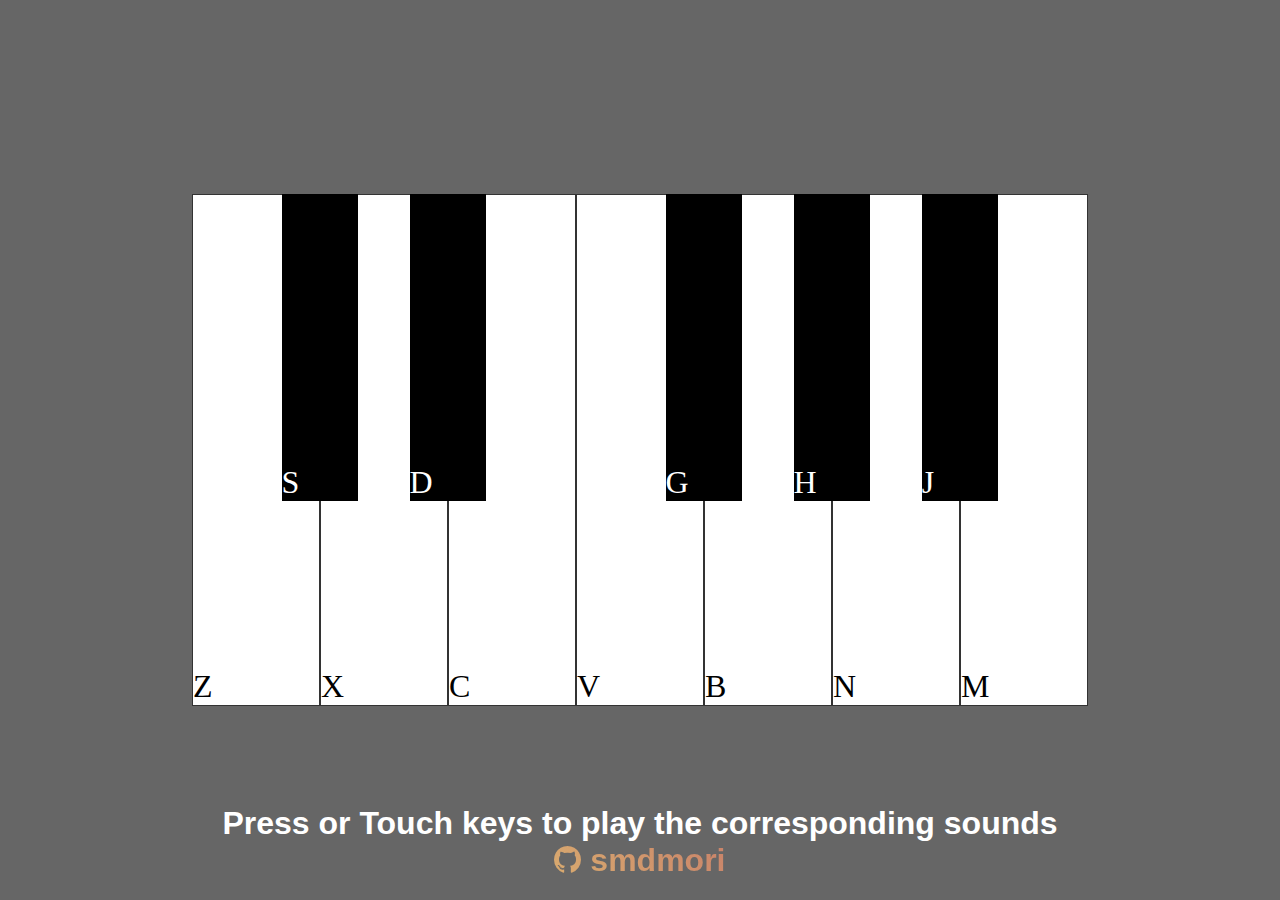
<file: index.html>
<!DOCTYPE html>
<html lang="en">
  <head>
    <meta charset="UTF-8" />
    <meta http-equiv="X-UA-Compatible" content="IE=edge" />
    <meta name="viewport" content="width=device-width, initial-scale=1.0" />
    <link rel="stylesheet" href="https://maxcdn.bootstrapcdn.com/font-awesome/4.4.0/css/font-awesome.min.css">
    <link rel="stylesheet" href="style.css" />
    <script src="app.js"></script>
    <title>Piano MIDI</title>
  </head>
  <body>
    <h1>Press or Touch keys to play the corresponding sounds
      <a class="link" href="https://github.com/smdmori"><i class="fa fa-github"></i> smdmori</a>
    </h1>
    
    <div class="piano">
     <div data-note="C" data-key-code="KeyZ" class="key white"><span class="keyboard-key"></span></div>
     <div data-note="Db" data-key-code="KeyS" class="key black"><span class="keyboard-key"></span></div>
     <div data-note="D" data-key-code="KeyX" class="key white"><span class="keyboard-key"></span></div>
     <div data-note="Eb" data-key-code="KeyD" class="key black"><span class="keyboard-key"></span></div>
     <div data-note="E" data-key-code="KeyC" class="key white"><span class="keyboard-key"></span></div>
     <div data-note="F" data-key-code="KeyV" class="key white"><span class="keyboard-key"></span></div>
     <div data-note="Gb" data-key-code="KeyG" class="key black"><span class="keyboard-key"></span></div>
     <div data-note="G" data-key-code="KeyB" class="key white"><span class="keyboard-key"></span></div>
     <div data-note="Ab" data-key-code="KeyH" class="key black"><span class="keyboard-key"></span></div>
     <div data-note="A" data-key-code="KeyN" class="key white"><span class="keyboard-key"></span></div>
     <div data-note="Bb" data-key-code="KeyJ" class="key black"><span class="keyboard-key"></span></div>
     <div data-note="B" data-key-code="KeyM" class="key white"><span class="keyboard-key"></span></div>
    </div>
  </body>
</html>
</file>
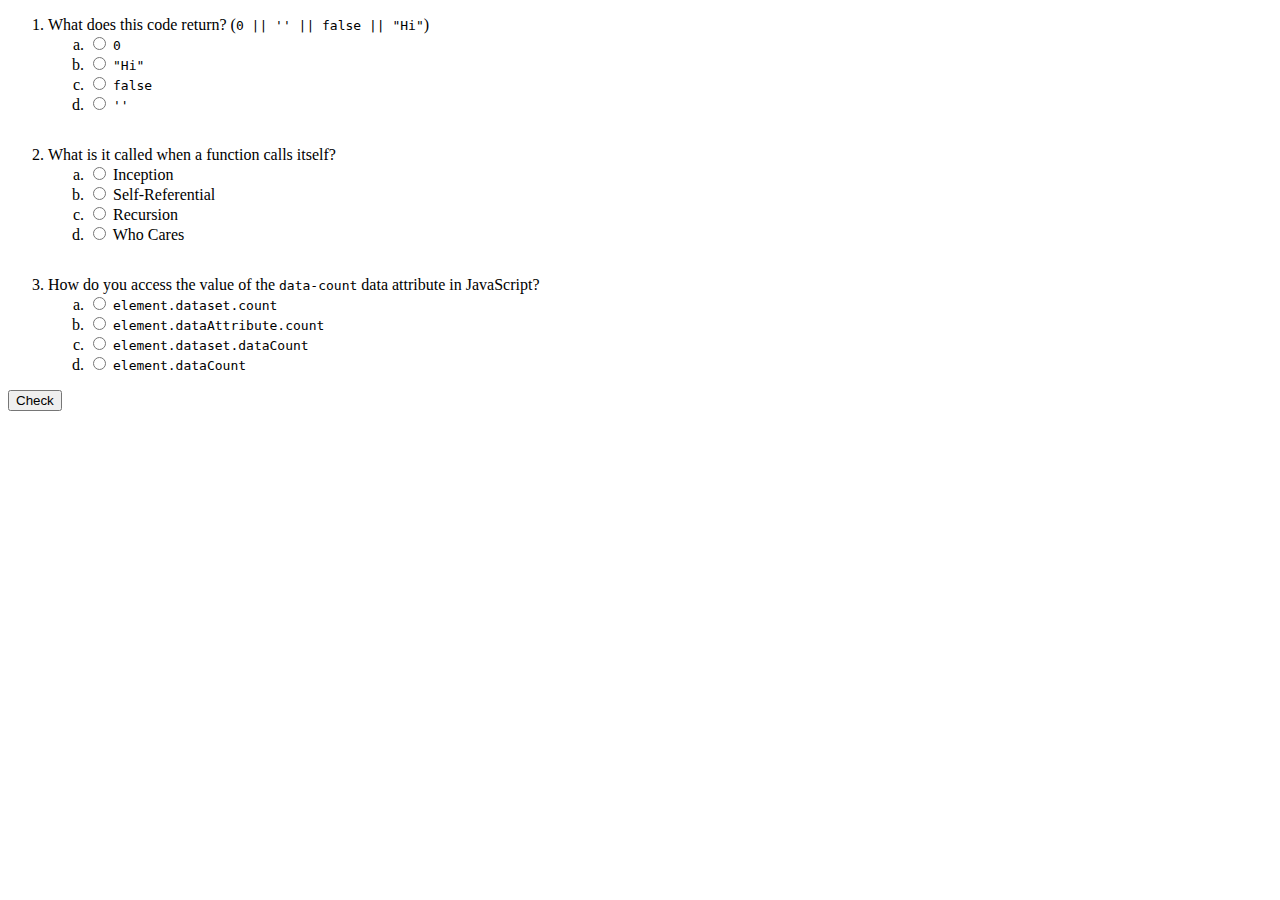
<file: 54-55-quiz/index.html>
<!DOCTYPE html>
<html lang="en">
<head>
  <title>Quiz</title>
  <link rel="stylesheet" href="styles.css">
  <!-- TODO: 1. Link the script tag -->
  <script src="script.js" defer></script>
</head>
<body>
  <div id="alert">
    <div class="alert-title">Congratulations!!</div>
    You got them all right!
  </div>
  <form id="quiz-form">
    <ol>
      <li class="question-item">
        <div>What does this code return? (<code>0 || '' || false || "Hi"</code>)</div>
        <div>
          <ol>
            <li class="answer-item">
              <label>
                <input class="answer" type="radio" name="answer-1" value="false">
                <code>0</code>
              </label>
            </li>
            <li class="answer-item">
              <label>
                <input class="answer" type="radio" name="answer-1" value="true">
                <code>"Hi"</code>
              </label>
            </li>
            <li class="answer-item">
              <label>
                <input class="answer" type="radio" name="answer-1" value="false">
                <code>false</code>
              </label>
            </li>
            <li class="answer-item">
              <label>
                <input class="answer" type="radio" name="answer-1" value="false">
                <code>''</code>
              </label>
            </li>
          </ol>
        </div>
      </li>
      <li class="question-item">
        <div>What is it called when a function calls itself?</div>
        <div>
          <ol>
            <li class="answer-item">
              <label>
                <input class="answer" type="radio" name="answer-2" value="false">
                Inception
              </label>
            </li>
            <li class="answer-item">
              <label>
                <input class="answer" type="radio" name="answer-2" value="false">
                Self-Referential
              </label>
            </li>
            <li class="answer-item">
              <label>
                <input class="answer" type="radio" name="answer-2" value="true">
                Recursion
              </label>
            </li>
            <li class="answer-item">
              <label>
                <input class="answer" type="radio" name="answer-2" value="false">
                Who Cares
              </label>
            </li>
          </ol>
        </div>
      </li>
      <li class="question-item">
        <div>How do you access the value of the <code>data-count</code> data attribute in JavaScript?</div>
        <div>
          <ol>
            <li class="answer-item">
              <label>
                <input class="answer" type="radio" name="answer-3" value="true">
                <code>element.dataset.count</code>
              </label>
            </li>
            <li class="answer-item">
              <label>
                <input class="answer" type="radio" name="answer-3" value="false">
                <code>element.dataAttribute.count</code>
              </label>
            </li>
            <li class="answer-item">
              <label>
                <input class="answer" type="radio" name="answer-3" value="false">
                <code>element.dataset.dataCount</code>
              </label>
            </li>
            <li class="answer-item">
              <label>
                <input class="answer" type="radio" name="answer-3" value="false">
                <code>element.dataCount</code>
              </label>
            </li>
          </ol>
        </div>
      </li>
    </ol>
    <button type="submit">Check</button>
  </form>
</body>
</html>
</file>
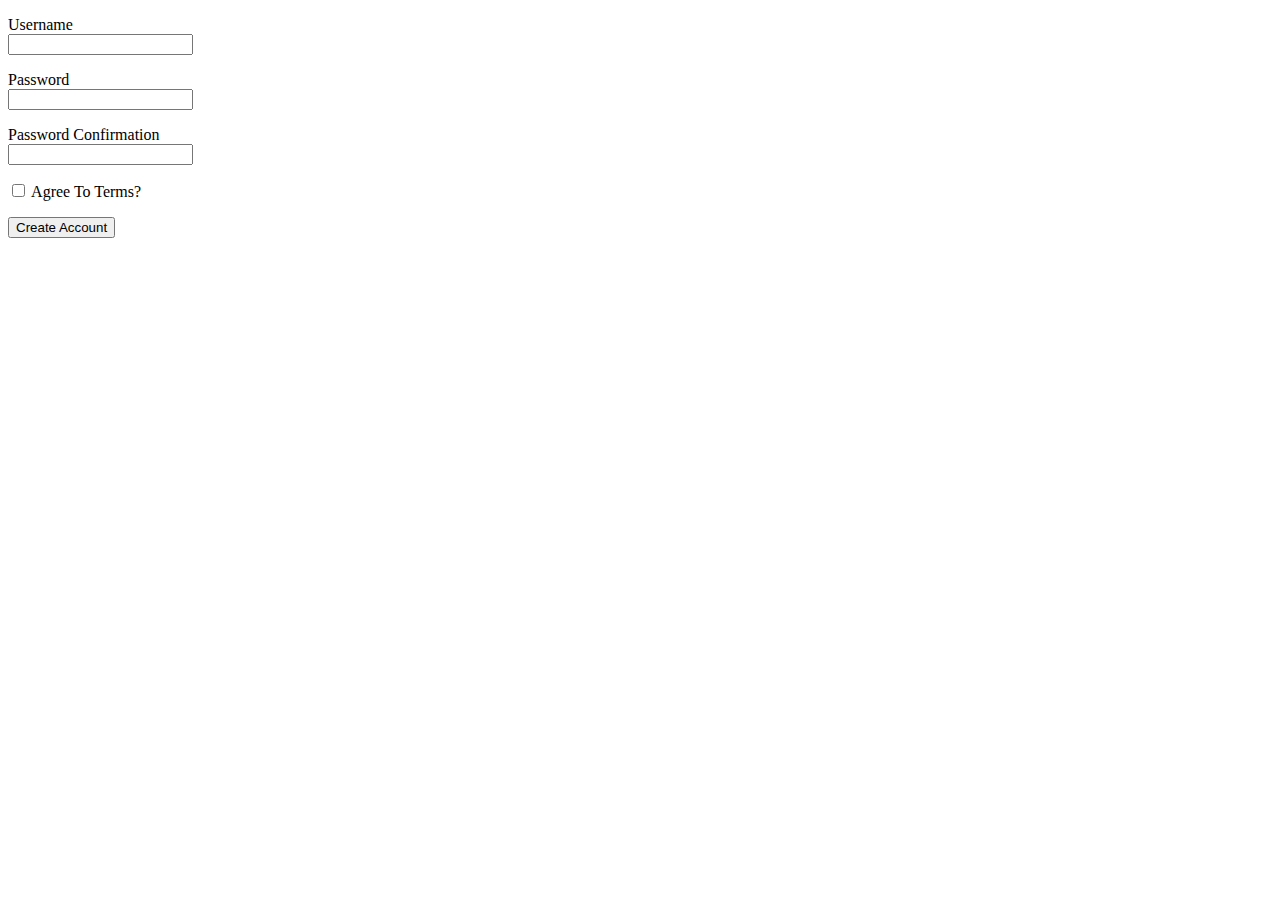
<file: 56-57-form-validation/index.html>
<!DOCTYPE html>
<html lang="en">

<head>
  <title>Form Validation</title>
  <link rel="stylesheet" href="styles.css">
  <style>
    .errors {
      display: none;
    }

    .errors.show {
      display: block;
    }
  </style>
  <!-- TODO: Add the script tag -->
  <script src="script.js" type="module"></script>
</head>

<body>
  <form action="thank-you.html" id="form">
    <div class="errors">
      <h3 class="error-title">Error</h3>
      <ul class="errors-list">
      </ul>
    </div>

    <div class="form-group">
      <label for="username">Username</label>
      <input type="text" id="username" name="username">
    </div>

    <div class="form-group">
      <label for="password">Password</label>
      <input type="password" id="password" name="password">
    </div>

    <div class="form-group">
      <label for="password-confirmation">Password Confirmation</label>
      <input type="password" id="password-confirmation" name="password-confirmation">
    </div>

    <div class="form-group">
      <label for="terms">
        <input type="checkbox" id="terms" name="terms">
        Agree To Terms?
      </label>
    </div>

    <button type="submit">Create Account</button>
  </form>
</body>

</html>
</file>
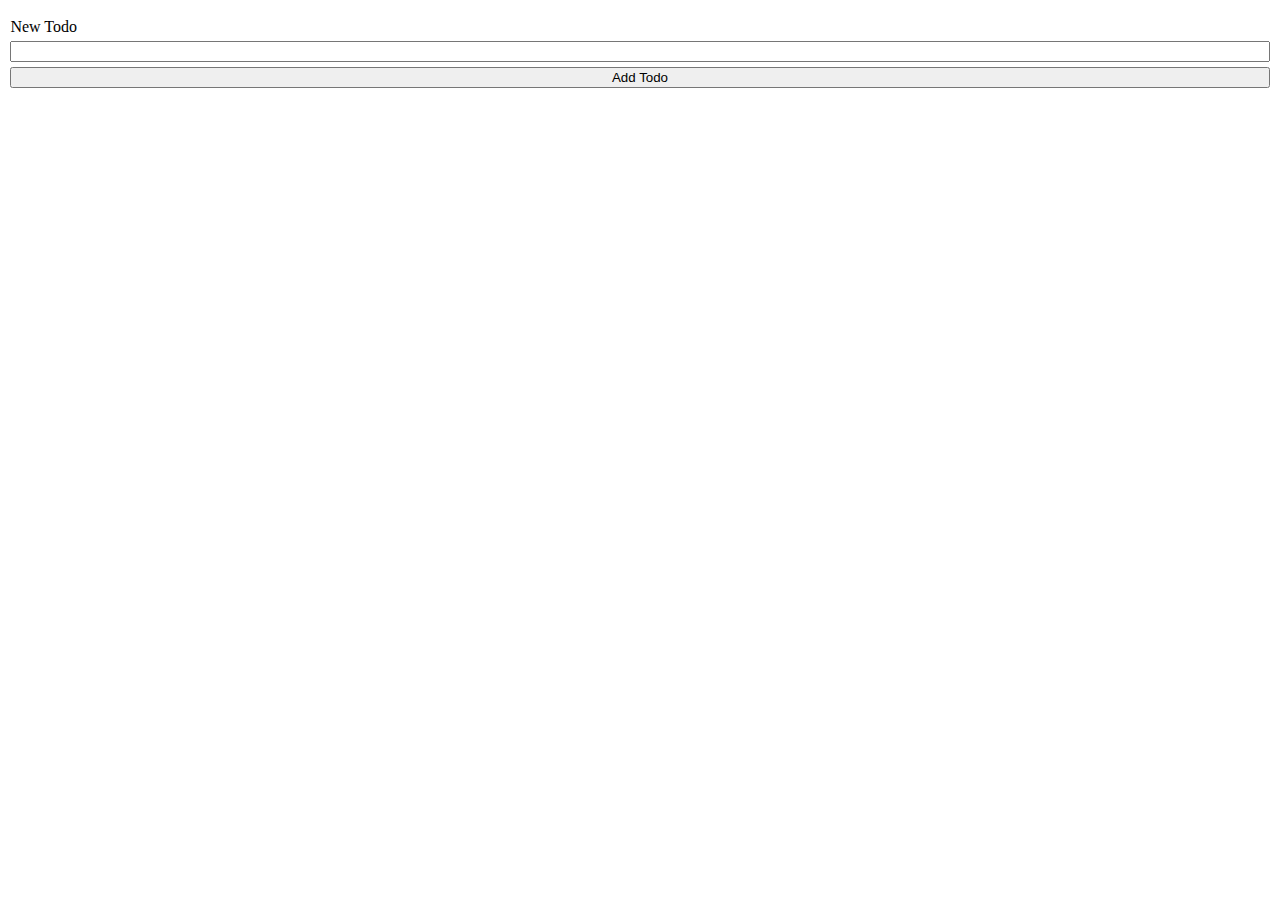
<file: 65-advanced-todo-list/index.html>
<!DOCTYPE html>
<html lang="en">

<head>
  <title>Advanced Todo List</title>
  <script src="script.js" defer></script>
  <link rel="stylesheet" href="styles.css">
</head>

<body>
  <ul id="list">

  </ul>

  <form id="new-todo-form">
    <label for="todo-input">New Todo</label>
    <input type="text" id="todo-input">
    <button type="submit">Add Todo</button>
  </form>

  <template id="list-item-template">
    <li class="list-item">
      <label class="list-item-label">
        <input type="checkbox" data-list-item-checkbox>
        <span data-list-item-text></span>
      </label>
      <button data-button-delete>Delete</button>
    </li>
  </template>
</body>

</html>
</file>
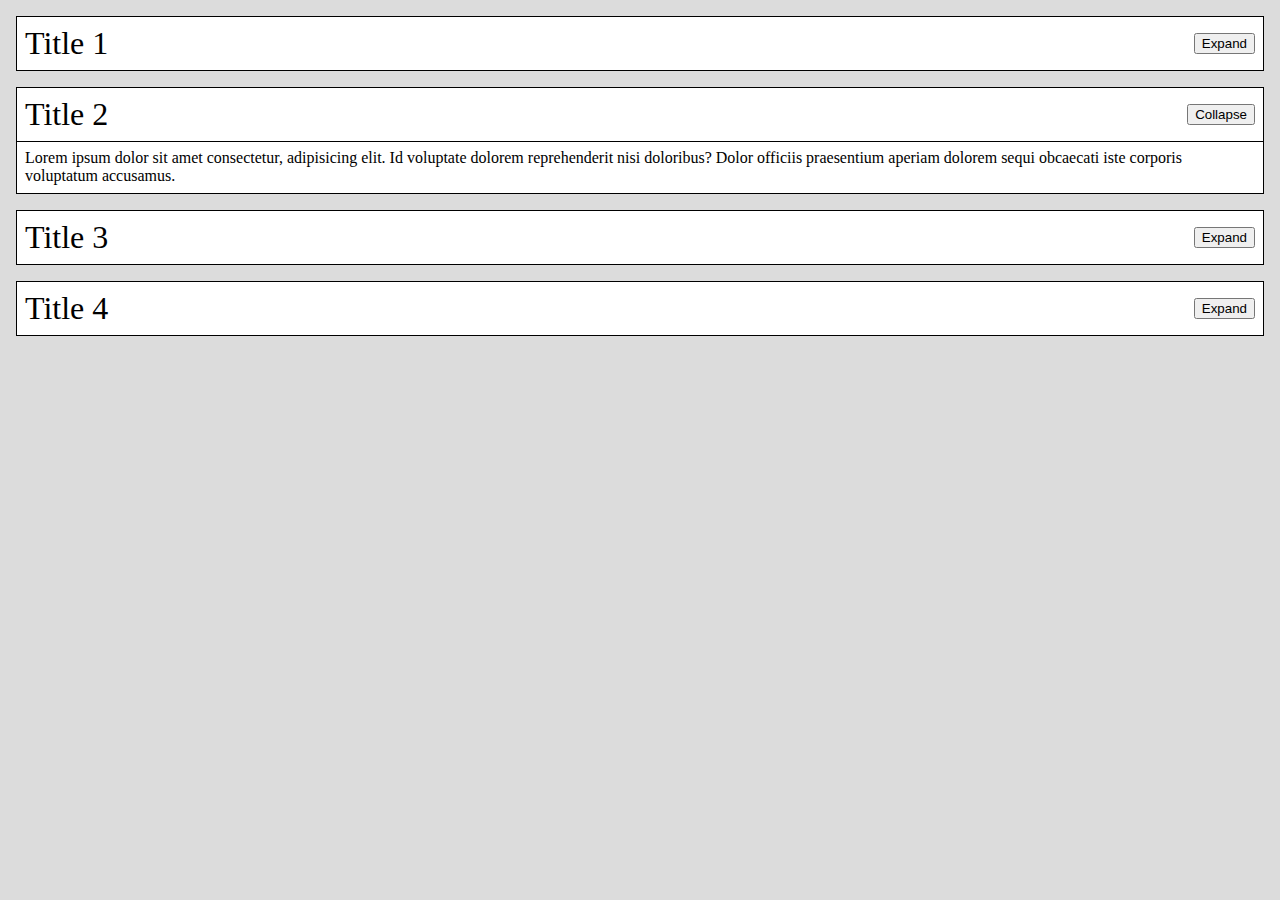
<file: 66-67-expand-collapse/index.html>
<!DOCTYPE html>
<html lang="en">

<head>
  <title>Expand/Collapse</title>
  <link rel="stylesheet" href="styles.css">
  <script src="main.js" defer></script>
</head>

<body>
  <div class="card">
    <div class="card-header">
      <span>Title 1</span>
      <button class="expand-button">Expand</button>
    </div>
    <div class="card-body">
      Lorem ipsum dolor sit amet consectetur, adipisicing elit. Id voluptate dolorem reprehenderit nisi doloribus? Dolor
      officiis praesentium aperiam dolorem sequi obcaecati iste corporis voluptatum accusamus.
    </div>
  </div>
  <div class="card">
    <div class="card-header">
      <span>Title 2</span>
      <button class="expand-button">Collapse</button>
    </div>
    <div class="card-body show">
      Lorem ipsum dolor sit amet consectetur, adipisicing elit. Id voluptate dolorem reprehenderit nisi doloribus? Dolor
      officiis praesentium aperiam dolorem sequi obcaecati iste corporis voluptatum accusamus.
    </div>
  </div>
  <div class="card">
    <div class="card-header">
      <span>Title 3</span>
      <button class="expand-button">Expand</button>
    </div>
    <div class="card-body">
      Lorem ipsum dolor sit amet consectetur, adipisicing elit. Id voluptate dolorem reprehenderit nisi doloribus? Dolor
      officiis praesentium aperiam dolorem sequi obcaecati iste corporis voluptatum accusamus.
    </div>
  </div>
  <div class="card">
    <div class="card-header">
      <span>Title 4</span>
      <button class="expand-button">Expand</button>
    </div>
    <div class="card-body">
      Lorem ipsum dolor sit amet consectetur, adipisicing elit. Id voluptate dolorem reprehenderit nisi doloribus? Dolor
      officiis praesentium aperiam dolorem sequi obcaecati iste corporis voluptatum accusamus.
    </div>
  </div>
</body>

</html>
</file>
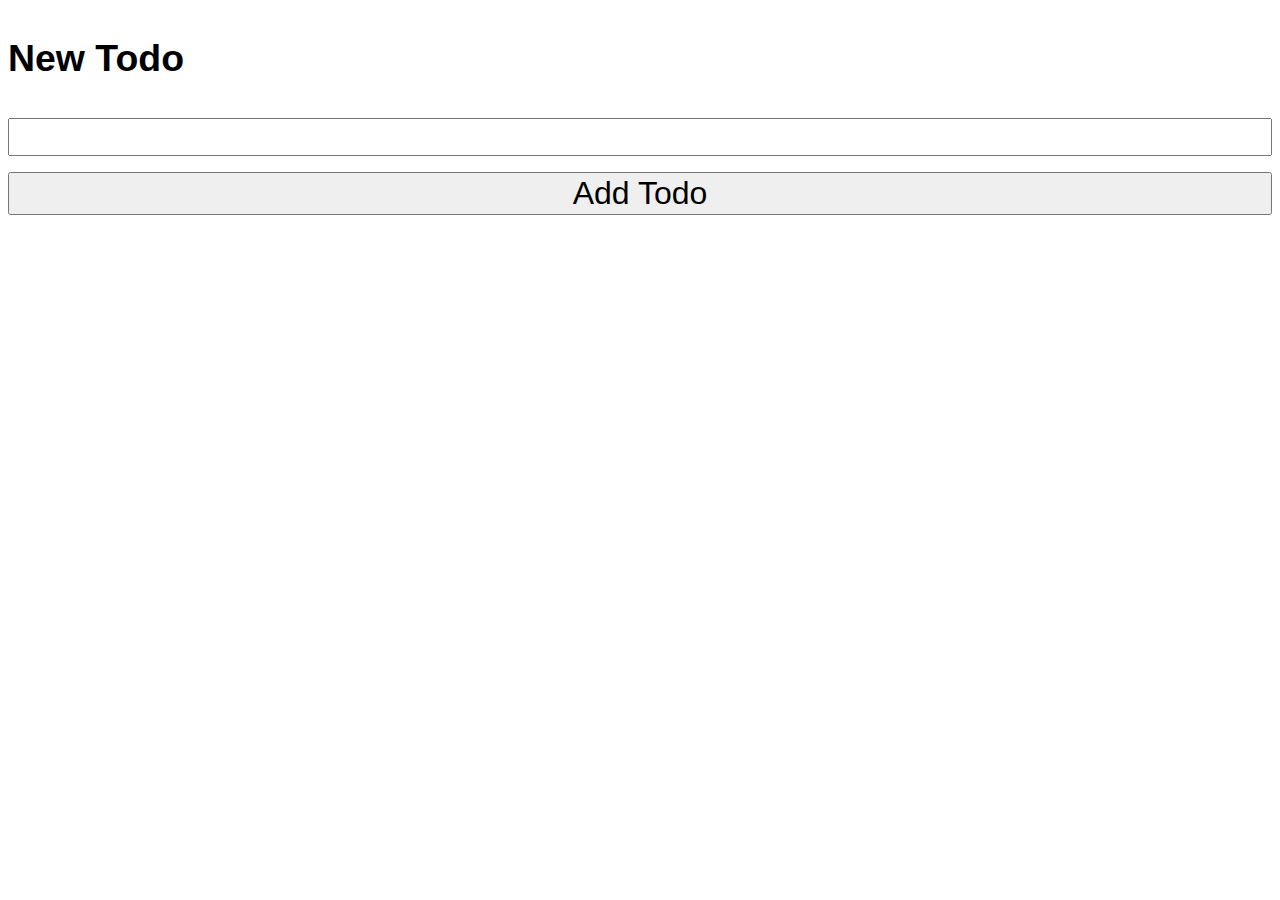
<file: advanced-todo-app/index.html>
<!DOCTYPE html>
<html lang="en">

<head>
  <meta charset="UTF-8">
  <meta http-equiv="X-UA-Compatible" content="IE=edge">
  <meta name="viewport" content="width=device-width, initial-scale=1.0">
  <script src="main.js" defer></script>
  <link rel="stylesheet" href="style.css">
  <title>Advanced Todo List</title>
</head>

<body>
  <ul class="todolist"></ul>

  <h3>New Todo</h3>
  <form action="" class="form">
    <input class="input" type="text">
    <button class="add-todo" type="submit">Add Todo</butto>
  </form>
</body>

</html>
</file>
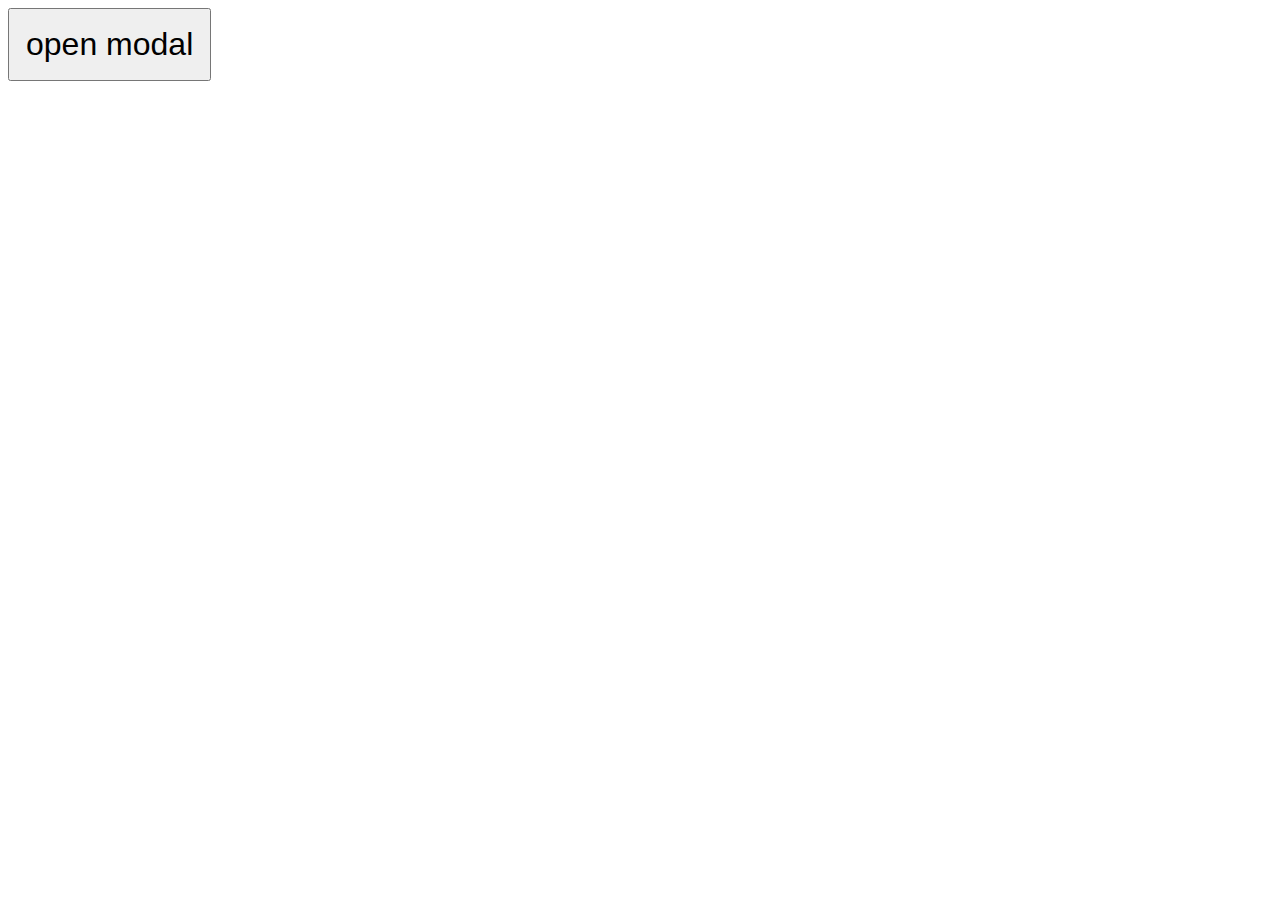
<file: open-modal/index.html>
<!DOCTYPE html>
<html lang="en">
<head>
  <meta charset="UTF-8">
  <meta http-equiv="X-UA-Compatible" content="IE=edge">
  <meta name="viewport" content="width=device-width, initial-scale=1.0">
  <link rel="stylesheet" href="style.css">
  <script defer src="script.js"></script>
  <title>Open Modal</title>
</head>
<body>
  <button id="open-modal-btn">open modal</button>

  <div id="overlay"></div>

  <div id="modal">
    <h3>This is a modal</h3>
    <button id="close-modal-btn">Close Modal</button>
  </div>
</body>
</html>
</file>
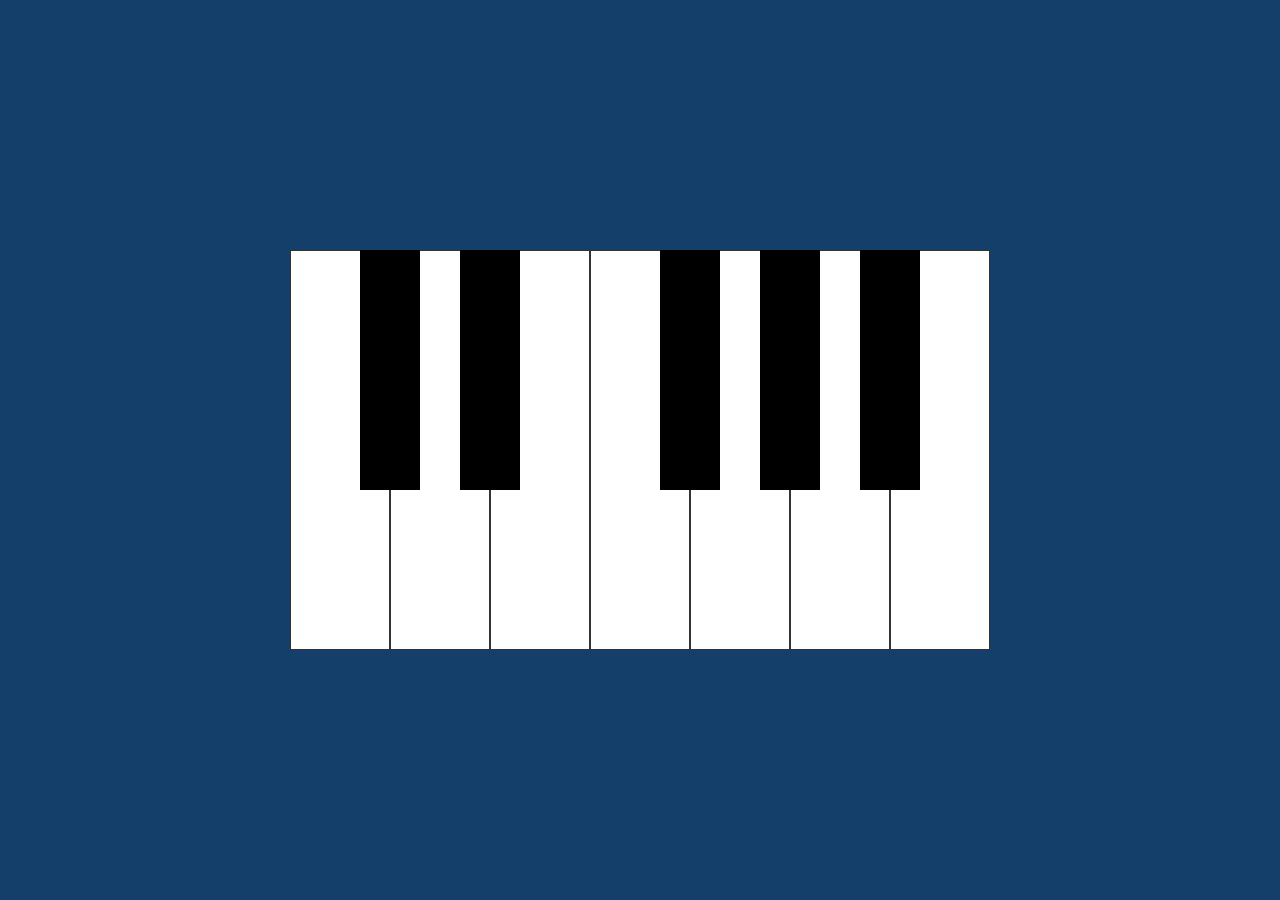
<file: piano-midi/index.html>
<!DOCTYPE html>
<html lang="en">
  <head>
    <meta charset="UTF-8" />
    <meta http-equiv="X-UA-Compatible" content="IE=edge" />
    <meta name="viewport" content="width=device-width, initial-scale=1.0" />
    <link rel="stylesheet" href="style.css" />
    <script src="app.js"></script>
    <title>Document</title>
  </head>
  <body>
    <div class="piano">
      <div data-note="C" class="key white"></div>
      <div data-note="Db" class="key black"></div>
      <div data-note="D" class="key white"></div>
      <div data-note="Eb" class="key black"></div>
      <div data-note="E" class="key white"></div>
      <div data-note="F" class="key white"></div>
      <div data-note="Gb" class="key black"></div>
      <div data-note="G" class="key white"></div>
      <div data-note="Ab" class="key black"></div>
      <div data-note="A" class="key white"></div>
      <div data-note="Bb" class="key black"></div>
      <div data-note="B" class="key white"></div>
    </div>
  </body>
</html>
</file>
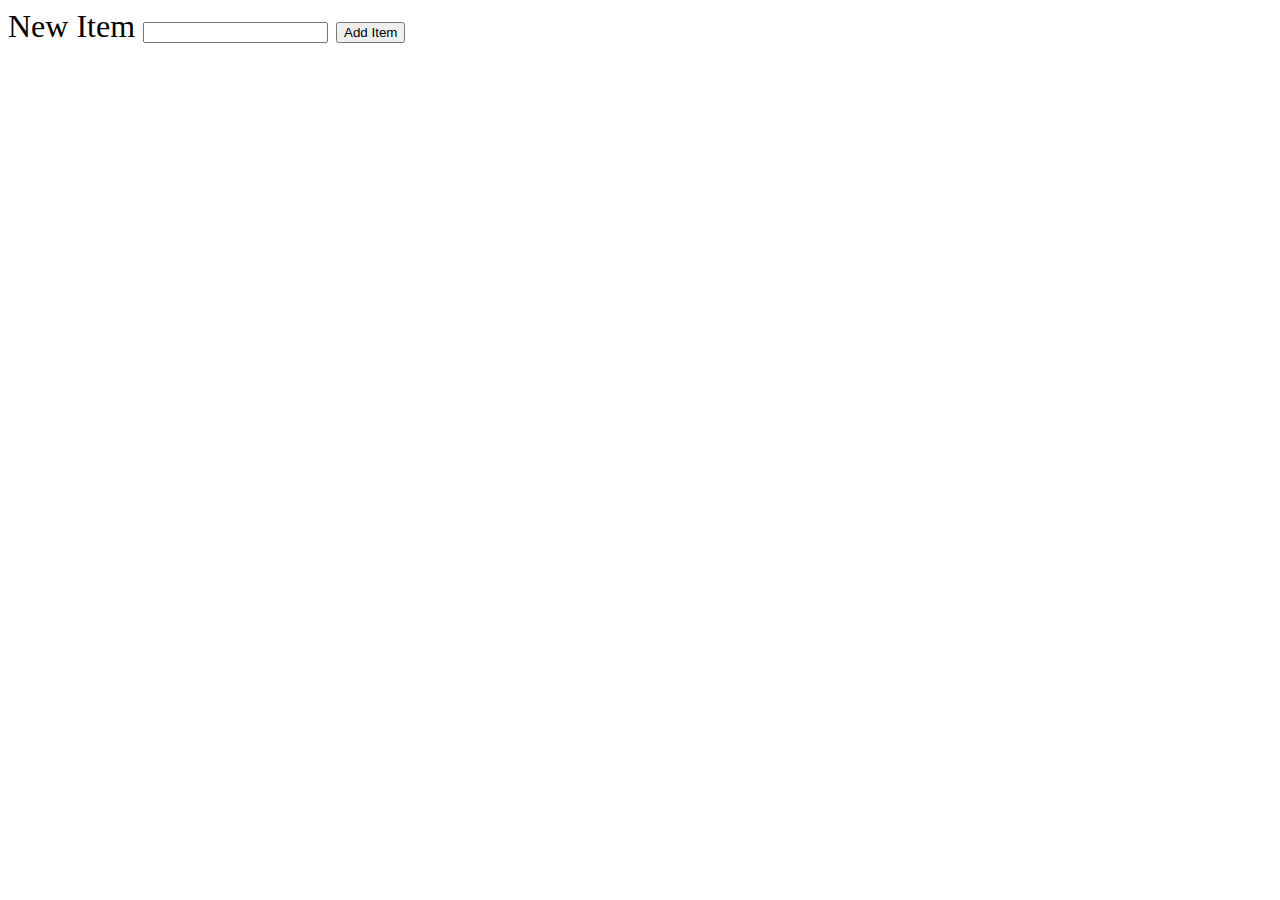
<file: simple-todo-app/index.html>
<!DOCTYPE html>
<html lang="en">
<head>
    <meta charset="UTF-8">
    <meta http-equiv="X-UA-Compatible" content="IE=edge">
    <meta name="viewport" content="width=device-width, initial-scale=1.0">
    <link rel="stylesheet" href="style.css">
    <script defer src="app.js"></script>
    <title>Simple TODO</title>
</head>
<body>
    <div id="list">
    </div>

    <form action="" id="new-item-form">
        <label for="item-input">New Item</label>
        <input type="text" id="item-input">
        <button type="submit">Add Item</button>
    </form>
</body>
</html>
</file>
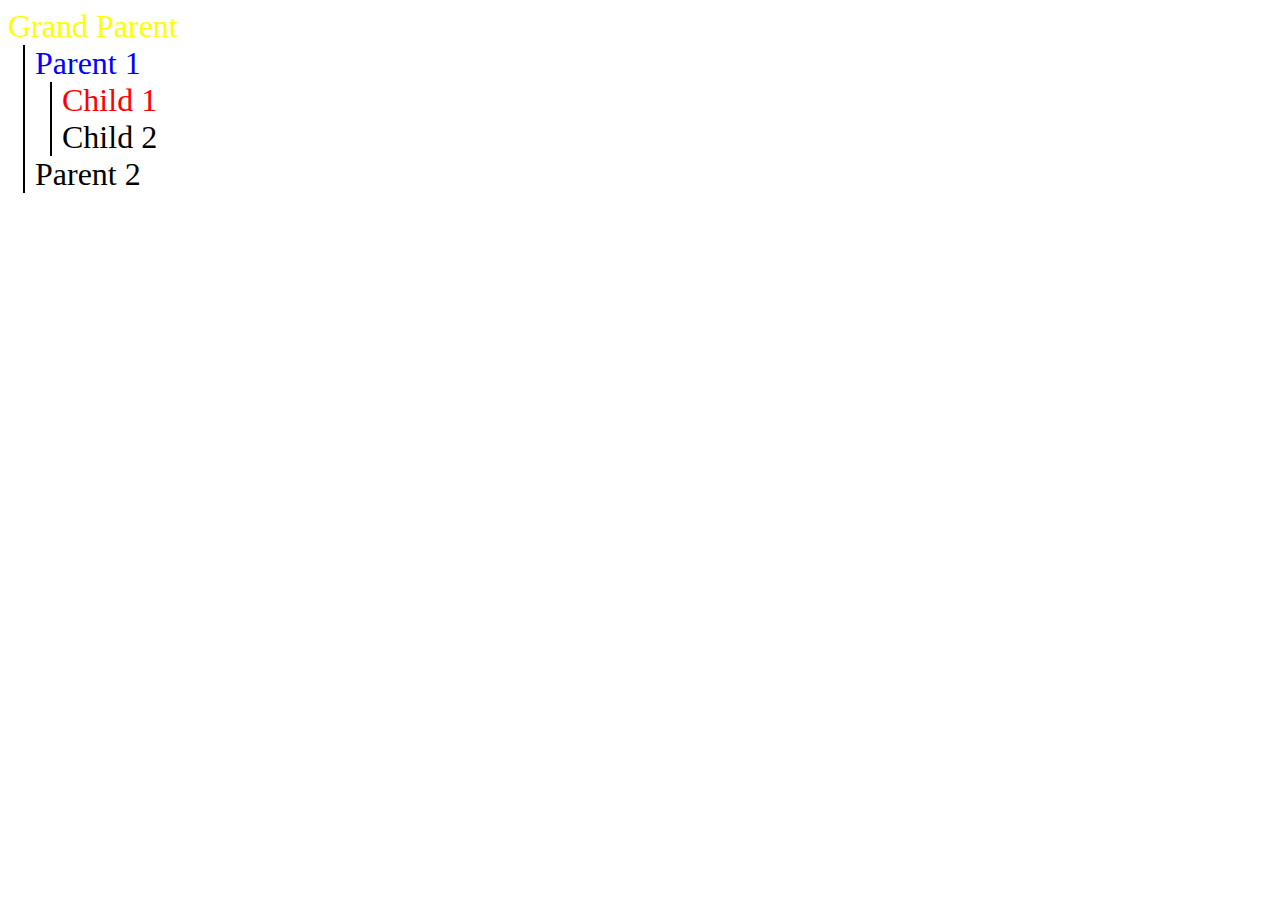
<file: traversing-in-the-dom/index.html>
<!DOCTYPE html>
<html lang="en">
  <head>
    <meta charset="UTF-8" />
    <meta http-equiv="X-UA-Compatible" content="IE=edge" />
    <meta name="viewport" content="width=device-width, initial-scale=1.0" />
    <link rel="stylesheet" href="style.css" />
    <script defer src="script.js"></script>
    <title>Document</title>
  </head>
  <body>
    <div id="grand-parent">Grand Parent
      <div>Parent 1
        <div id="child-one">Child 1</div>
        <div>Child 2</div>
      </div>
      <div>Parent 2</div>
    </div>
  </body>
</html>
</file>
<file: style.css>
*,
*::before,
*::after {
  box-sizing: border-box;
}

body {
  background-color: #666;
  margin: 0;
  min-height: 100vh;
  display: flex;
  justify-content: center;
  align-items: center;
  font-size: 2rem;
}

h1 {
  font-size: 2rem;
  position: absolute;
  bottom: 0;
  color: #fff;
  font-family: sans-serif;
  text-align: center;
}

.link, .link:visited {
  text-decoration: none;
  display: block;
  background-image: linear-gradient(45deg, #f3ec78, #af4261);
  background-clip: text;
  -webkit-background-clip: text;
  -webkit-text-fill-color: transparent; 
  -moz-background-clip: text;
  -moz-text-fill-color: transparent;
}

.keyboard-key {
  position: absolute;
  bottom: 0;
}

.piano {
  display: flex;
}

.key {
  height: calc(var(--width)*4);
  width: var(--width);
  position: relative;
}

.white {
  --width: 10vw;
  background-color: #fff;
  border: 1px solid #333;
  position: relative;
}

.white.active {
  background-color: #ccc;
}

.black {
  --width: 6vw;
  background-color: black;
  margin-left: calc(var(--width) / -2);
  margin-right: calc(var(--width) / -2);
  z-index: 2;
  color: white
}

.black.active {
  background-color: #333;
}

.white::before , .black::before {
  position: absolute;
  bottom: 0;
}

.white:nth-child(1):before {
  content: 'Z';
}

.white:nth-child(3):before {
  content: 'X';
}

.white:nth-child(5):before {
  content: 'C';
}

.white:nth-child(6):before {
  content: 'V';
}

.white:nth-child(8):before {
  content: 'B';
}

.white:nth-child(10):before {
  content: 'N';
}

.white:nth-child(12):before {
  content: 'M';
}

.black:nth-child(2):before {
  content: 'S';
}

.black:nth-child(4):before {
  content: 'D';
}

.black:nth-child(7):before {
  content: 'G';
}

.black:nth-child(9):before {
  content: 'H';
}

.black:nth-child(11):before {
  content: 'J';
}
</file>
<file: 54-55-quiz/styles.css>
.answer-item {
  list-style: lower-alpha;
}

.question-item {
  margin-bottom: 2rem;
}

.question-item.correct {
  color: green;
}

.question-item.incorrect {
  color: red;
}

.question-item:last-child {
  margin-bottom: 0;
}

.alert-title {
  font-weight: bold;
  margin-bottom: .5rem;
  font-size: 2rem;
}

#alert {
  font-size: 1.25rem;
  position: absolute;
  display: none;
  top: 50%;
  left: 50%;
  transform: translate(-50%, -50%);
  text-align: center;
  padding: 1rem;
  background-color: hsl(100, 80%, 80%);
  border-radius: .5rem;
  color: hsl(100, 80%, 20%);
}

#alert.active {
  display: block;
}
</file>
<file: 56-57-form-validation/styles.css>
.errors {
  background-color: hsl(0, 100%, 80%);
  border-radius: .5rem;
  padding: 10px;
  color: hsl(0, 50%, 20%);
  margin-bottom: 1rem;
}

#form {
  margin: 1rem 0;
}

.error-title {
  margin: 0;
  margin-bottom: .5rem;
}

.errors-list {
  margin: 0;
  padding-left: 15px;
}

.form-group {
  margin-bottom: 1rem;
  display: flex;
  flex-direction: column;
  align-items: flex-start;
}
</file>
<file: 65-advanced-todo-list/styles.css>
#new-todo-form {
  display: flex;
  flex-direction: column;
}

#new-todo-form > * {
  margin: .15rem;
}

#list {
  padding: 0;
}

.list-item {
  list-style: none;
}

.list-item-label:hover,
[data-list-item-checkbox]:hover {
  cursor: pointer;
}

.list-item-label:hover > [data-list-item-text] {
  color: #333;
  text-decoration: line-through;
}

[data-list-item-checkbox]:checked ~ [data-list-item-text] {
  text-decoration: line-through;
  color: #AAA;
}

[data-button-delete] {
  margin-left: .5rem;
}

button {
  cursor: pointer;
}
</file>
<file: 66-67-expand-collapse/styles.css>
body {
  background-color: #DCDCDC;
  padding: 1rem;
  margin: 0;
}

.card {
  border: 1px solid black;
  margin-bottom: 1rem;
  background-color: white;
}

.card:last-child {
  margin-bottom: 0;
}

.card-header {
  display: flex;
  justify-content: space-between;
  border-bottom: 1px solid black;
  padding: .5rem;
  font-size: 2rem;
  align-items: center;
  margin-bottom: -1px;
}

.card-body {
  padding: 0 .5rem;
  height: 0;
  overflow: hidden;
}

.card-body.show {
  height: auto;
  padding: .5rem;
}

button {
  cursor: pointer;
}
</file>
<file: advanced-todo-app/style.css>
:root {
  --size: 2rem;
}

body {
  font-size: var(--size);
  font-family: sans-serif;
}

li {
  list-style: none;
  margin-block: 0.5em;
}

.form {
  display: flex;
  flex-direction: column;
  gap: 0.5em;
}

.input {
  height: var(--size);
}

.add-todo {
  font-size: var(--size);
}

.todo {
  display: flex;
  gap: 0.5em;
}

.todo:hover {
  text-decoration: line-through;
}

.todo.done {
  text-decoration: line-through;
}

.delete {
  padding: 0.5em 1em;
}
</file>
<file: open-modal/style.css>
button {
  font-size: 2rem;
  padding: 0.5em;
}

#modal {
  display: none;
  position: absolute;
  top: 50%;
  left: 50%;
  transform: translate(-50%, -50%);
  border: 5px solid black;
  padding: 1rem;
  border-radius: 0.25rem;
  background-color: #fff;
}

#overlay {
  display: none;
  position: absolute;
  top: 0;
  right: 0;
  bottom: 0;
  left: 0;
  background-color: rgba(0, 0, 0, 0.75);
}

#modal.open {
  display: block;
}

#overlay.open {
  display: block;
}
</file>
<file: piano-midi/style.css>
*,
*::before,
*::after {
  box-sizing: border-box;
}

body {
  background-color: #143f6b;
  margin: 0;
  min-height: 100vh;
  display: flex;
  justify-content: center;
  align-items: center;
}

.piano {
  display: flex;
}

.key {
  height: calc(var(--width)*4);
  width: var(--width);
}

.white {
  --width: 100px;
  background-color: #fff;
  border: 1px solid #333;
}

.white.active {
  background-color: #ccc;
}

.black {
  --width: 60px;
  background-color: black;
  margin-left: calc(var(--width) / -2);
  margin-right: calc(var(--width) / -2);
  z-index: 2;
}

.black.active {
  background-color: #333;
}
</file>
<file: simple-todo-app/style.css>
body {
  font-size: 2rem;
}

.list-item:hover {
  color: red;
  text-decoration: line-through;
}
</file>
<file: traversing-in-the-dom/style.css>
body {
  font-size: 2rem;
}

div {
  color: black;
}

div>div {
  border-left: 2px solid black;
  margin-left: 15px;
  padding-left: 10px;
}
</file>
